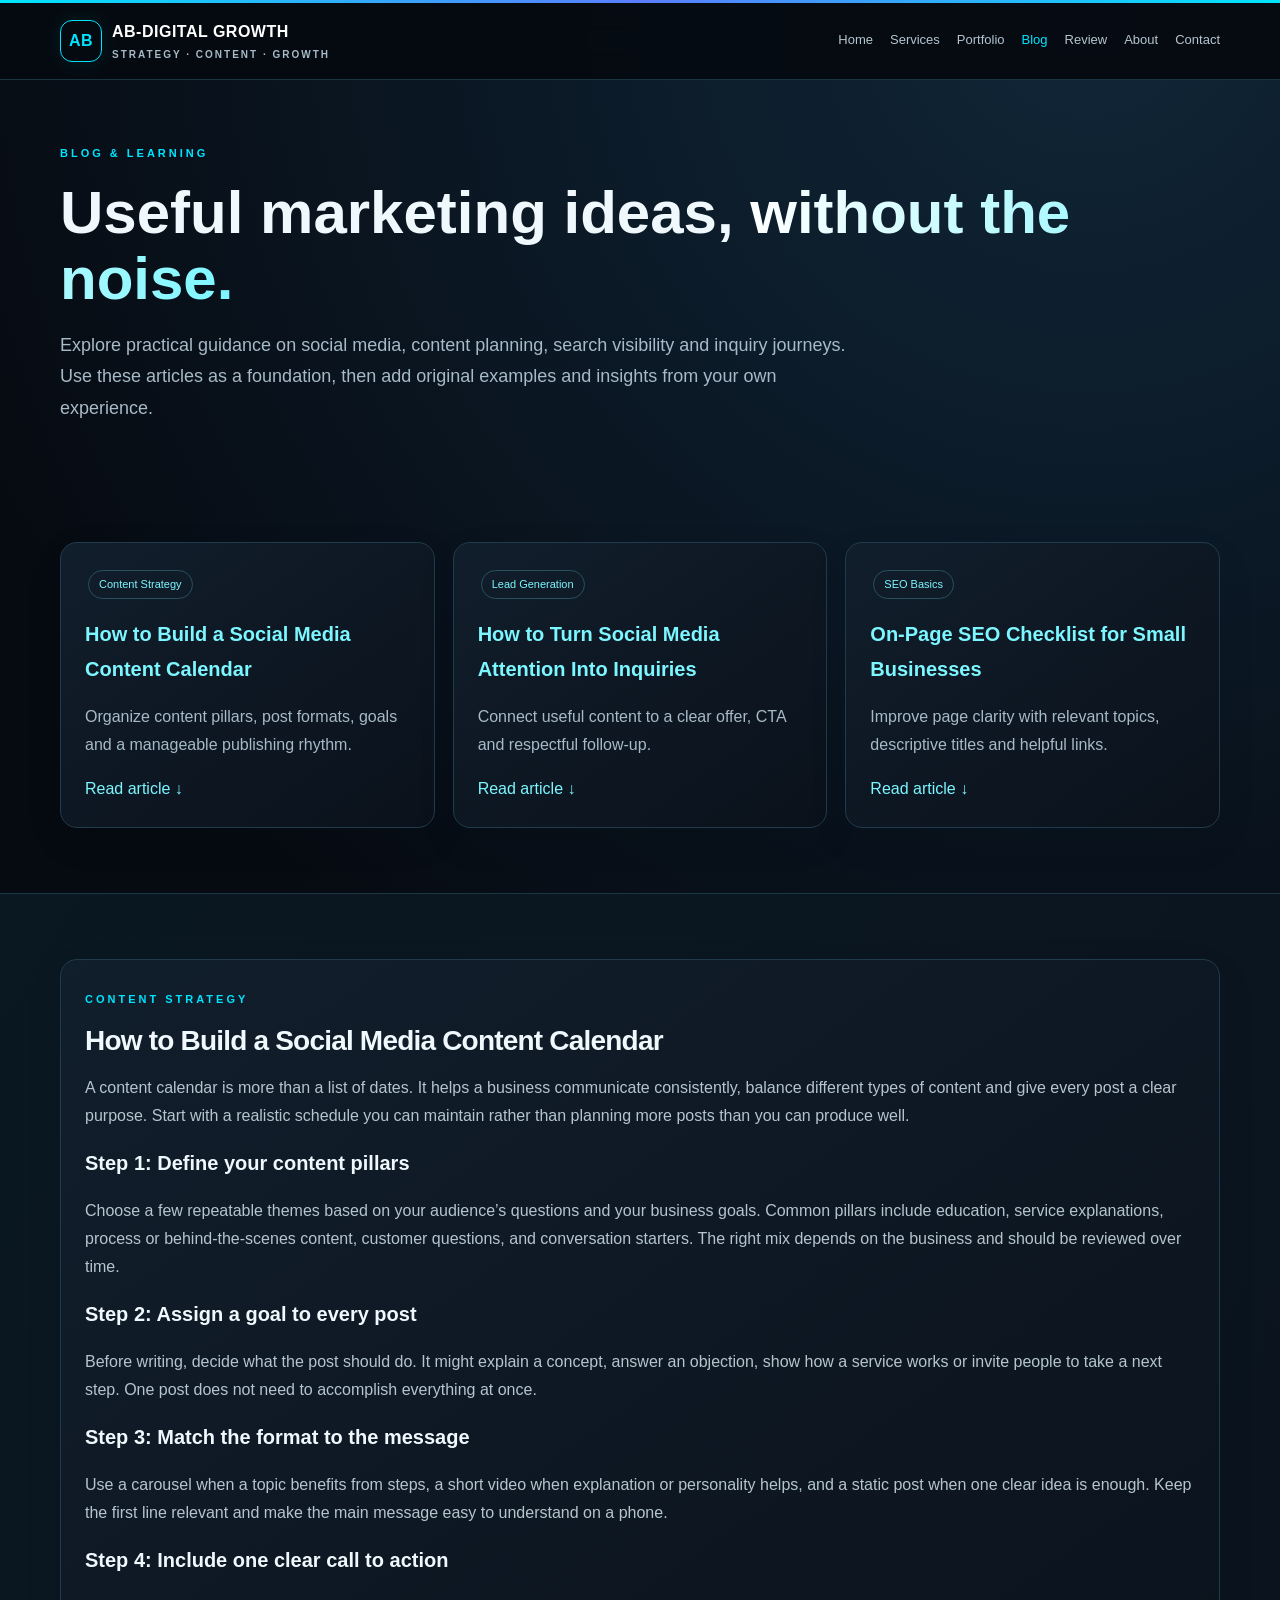
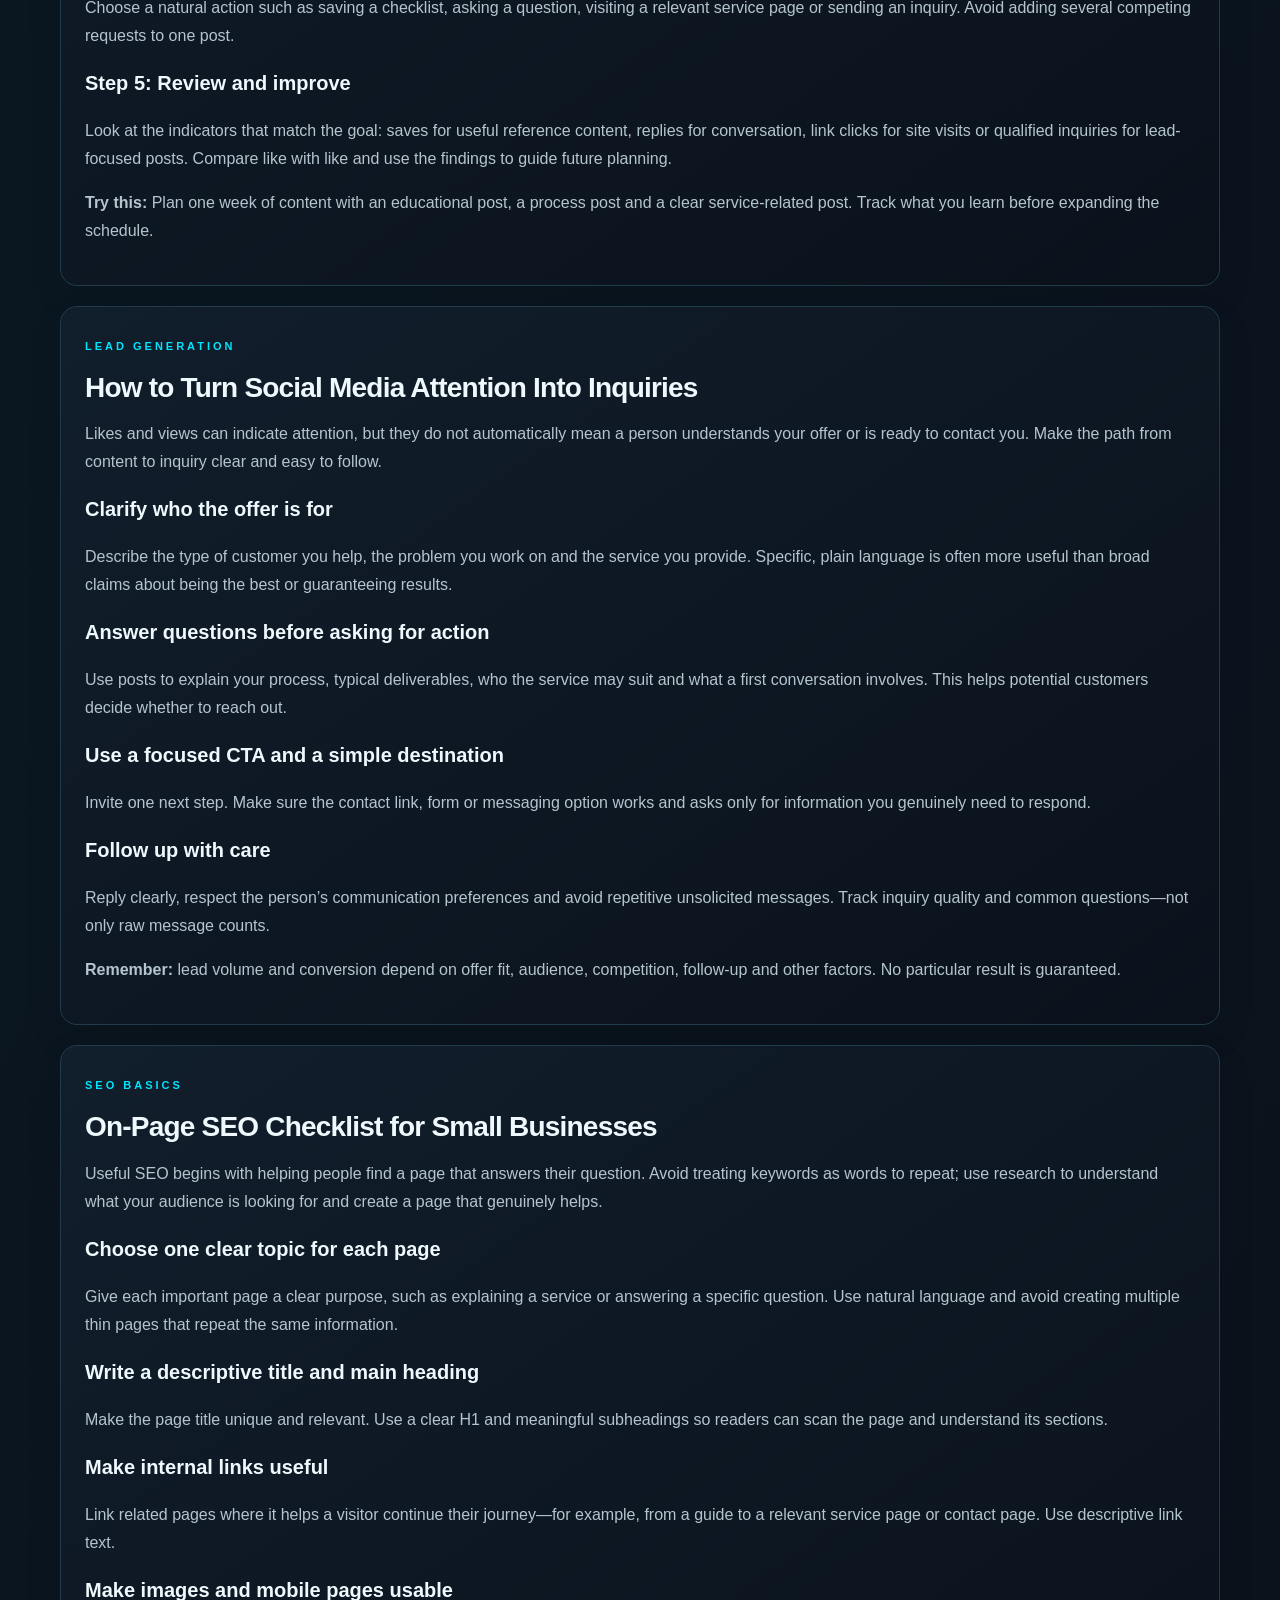
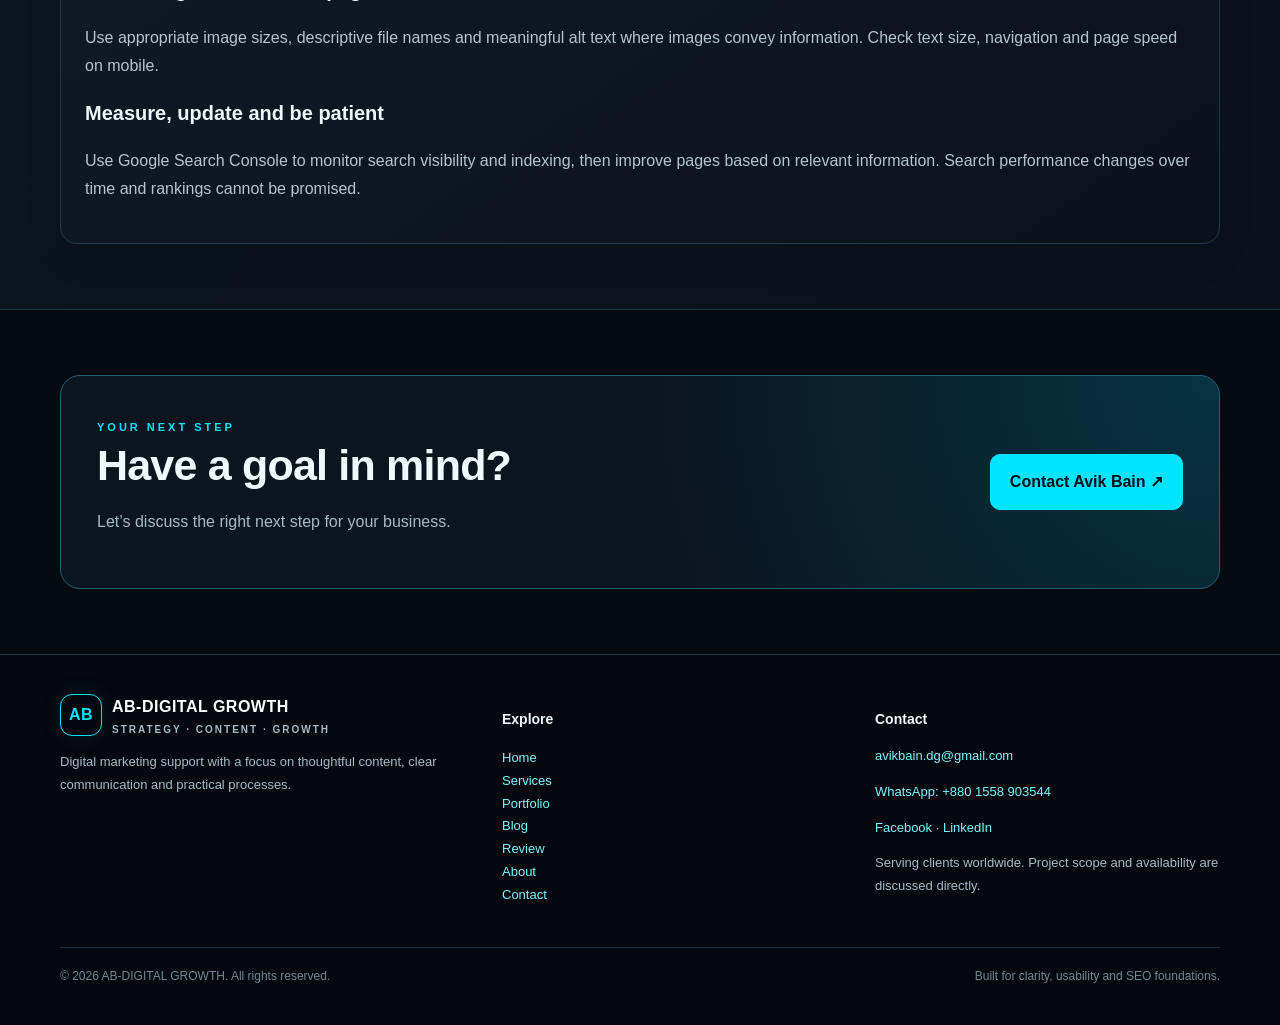
<file: blog.html>
<!doctype html>
<html lang="en"><head><meta charset="utf-8"><meta name="viewport" content="width=device-width,initial-scale=1"><title>Digital Marketing Blog | AB-DIGITAL GROWTH</title><meta name="description" content="Practical guides on social media management, content planning, lead generation and SEO for coaches, small businesses and e-commerce brands."><meta name="robots" content="index,follow"><meta name="theme-color" content="#060a11"><link rel="canonical" href="https://YOUR-DOMAIN.com/blog.html"><meta property="og:type" content="website"><meta property="og:site_name" content="AB-DIGITAL GROWTH"><meta property="og:title" content="Digital Marketing Blog | AB-DIGITAL GROWTH"><meta property="og:description" content="Practical guides on social media management, content planning, lead generation and SEO for coaches, small businesses and e-commerce brands."><meta property="og:url" content="https://YOUR-DOMAIN.com/blog.html"><meta property="og:image" content="https://YOUR-DOMAIN.com/assets/avik-bain-professional.jpg"><meta name="twitter:card" content="summary_large_image"><link rel="stylesheet" href="styles.css"><script type="application/ld+json">{"@context":"https://schema.org","@type":"ProfessionalService","name":"AB-DIGITAL GROWTH","description":"Social media management, social media marketing, content creation, SEO and lead generation support.","email":"avikbain.dg@gmail.com","telephone":"+8801558903544","founder":{"@type":"Person","name":"Avik Bain"},"areaServed":"Worldwide","sameAs":["https://www.facebook.com/abdigitalgrowth55","https://www.linkedin.com/in/avik-bain-1481a242b"],"url":"https://YOUR-DOMAIN.com"}</script></head>
<body><div class="topline"></div><header><div class="wrap nav"><a class="brand" href="index.html"><span class="brandmark">AB</span><span>AB-DIGITAL GROWTH<small>STRATEGY · CONTENT · GROWTH</small></span></a><nav class="links" aria-label="Main navigation"><a href="index.html">Home</a><a href="services.html">Services</a><a href="portfolio.html">Portfolio</a><a href="blog.html" aria-current="page">Blog</a><a href="review.html">Review</a><a href="about.html">About</a><a href="contact.html">Contact</a></nav></div></header><main>
<section class="pagehero wrap"><span class="eyebrow">Blog & Learning</span><h1>Useful marketing ideas, <span class="gradient">without the noise.</span></h1><p>Explore practical guidance on social media, content planning, search visibility and inquiry journeys. Use these articles as a foundation, then add original examples and insights from your own experience.</p></section>
<section class="section wrap"><div class="grid"><div class="card"><span class="tag">Content Strategy</span><h3><a href="#calendar">How to Build a Social Media Content Calendar</a></h3><p>Organize content pillars, post formats, goals and a manageable publishing rhythm.</p><a href="#calendar">Read article ↓</a></div><div class="card"><span class="tag">Lead Generation</span><h3><a href="#leads">How to Turn Social Media Attention Into Inquiries</a></h3><p>Connect useful content to a clear offer, CTA and respectful follow-up.</p><a href="#leads">Read article ↓</a></div><div class="card"><span class="tag">SEO Basics</span><h3><a href="#seo">On-Page SEO Checklist for Small Businesses</a></h3><p>Improve page clarity with relevant topics, descriptive titles and helpful links.</p><a href="#seo">Read article ↓</a></div></div></section>
<section class="section darkband"><div class="wrap article"><article id="calendar" class="card"><span class="eyebrow">Content Strategy</span><h2>How to Build a Social Media Content Calendar</h2><p>A content calendar is more than a list of dates. It helps a business communicate consistently, balance different types of content and give every post a clear purpose. Start with a realistic schedule you can maintain rather than planning more posts than you can produce well.</p><h3>Step 1: Define your content pillars</h3><p>Choose a few repeatable themes based on your audience’s questions and your business goals. Common pillars include education, service explanations, process or behind-the-scenes content, customer questions, and conversation starters. The right mix depends on the business and should be reviewed over time.</p><h3>Step 2: Assign a goal to every post</h3><p>Before writing, decide what the post should do. It might explain a concept, answer an objection, show how a service works or invite people to take a next step. One post does not need to accomplish everything at once.</p><h3>Step 3: Match the format to the message</h3><p>Use a carousel when a topic benefits from steps, a short video when explanation or personality helps, and a static post when one clear idea is enough. Keep the first line relevant and make the main message easy to understand on a phone.</p><h3>Step 4: Include one clear call to action</h3><p>Choose a natural action such as saving a checklist, asking a question, visiting a relevant service page or sending an inquiry. Avoid adding several competing requests to one post.</p><h3>Step 5: Review and improve</h3><p>Look at the indicators that match the goal: saves for useful reference content, replies for conversation, link clicks for site visits or qualified inquiries for lead-focused posts. Compare like with like and use the findings to guide future planning.</p><p><b>Try this:</b> Plan one week of content with an educational post, a process post and a clear service-related post. Track what you learn before expanding the schedule.</p></article>
<article id="leads" class="card" style="margin-top:20px"><span class="eyebrow">Lead Generation</span><h2>How to Turn Social Media Attention Into Inquiries</h2><p>Likes and views can indicate attention, but they do not automatically mean a person understands your offer or is ready to contact you. Make the path from content to inquiry clear and easy to follow.</p><h3>Clarify who the offer is for</h3><p>Describe the type of customer you help, the problem you work on and the service you provide. Specific, plain language is often more useful than broad claims about being the best or guaranteeing results.</p><h3>Answer questions before asking for action</h3><p>Use posts to explain your process, typical deliverables, who the service may suit and what a first conversation involves. This helps potential customers decide whether to reach out.</p><h3>Use a focused CTA and a simple destination</h3><p>Invite one next step. Make sure the contact link, form or messaging option works and asks only for information you genuinely need to respond.</p><h3>Follow up with care</h3><p>Reply clearly, respect the person’s communication preferences and avoid repetitive unsolicited messages. Track inquiry quality and common questions—not only raw message counts.</p><p><b>Remember:</b> lead volume and conversion depend on offer fit, audience, competition, follow-up and other factors. No particular result is guaranteed.</p></article>
<article id="seo" class="card" style="margin-top:20px"><span class="eyebrow">SEO Basics</span><h2>On-Page SEO Checklist for Small Businesses</h2><p>Useful SEO begins with helping people find a page that answers their question. Avoid treating keywords as words to repeat; use research to understand what your audience is looking for and create a page that genuinely helps.</p><h3>Choose one clear topic for each page</h3><p>Give each important page a clear purpose, such as explaining a service or answering a specific question. Use natural language and avoid creating multiple thin pages that repeat the same information.</p><h3>Write a descriptive title and main heading</h3><p>Make the page title unique and relevant. Use a clear H1 and meaningful subheadings so readers can scan the page and understand its sections.</p><h3>Make internal links useful</h3><p>Link related pages where it helps a visitor continue their journey—for example, from a guide to a relevant service page or contact page. Use descriptive link text.</p><h3>Make images and mobile pages usable</h3><p>Use appropriate image sizes, descriptive file names and meaningful alt text where images convey information. Check text size, navigation and page speed on mobile.</p><h3>Measure, update and be patient</h3><p>Use Google Search Console to monitor search visibility and indexing, then improve pages based on relevant information. Search performance changes over time and rankings cannot be promised.</p></article></div></section>
<section class="section wrap"><div class="cta"><div><span class="eyebrow">Your next step</span><h2>Have a goal in mind?</h2><p class="muted">Let’s discuss the right next step for your business.</p></div><a class="btn" href="contact.html">Contact Avik Bain ↗</a></div></section></main><footer class="footer"><div class="wrap"><div class="footergrid"><div><a class="brand" href="index.html"><span class="brandmark">AB</span><span>AB-DIGITAL GROWTH<small>STRATEGY · CONTENT · GROWTH</small></span></a><p>Digital marketing support with a focus on thoughtful content, clear communication and practical processes.</p></div><div><h3>Explore</h3><ul><li><a href="index.html">Home</a></li><li><a href="services.html">Services</a></li><li><a href="portfolio.html">Portfolio</a></li><li><a href="blog.html">Blog</a></li><li><a href="review.html">Review</a></li><li><a href="about.html">About</a></li><li><a href="contact.html">Contact</a></li></ul></div><div><h3>Contact</h3><p><a href="mailto:avikbain.dg@gmail.com">avikbain.dg@gmail.com</a></p><p><a href="https://wa.me/8801558903544">WhatsApp: +880 1558 903544</a></p><p><a href="https://www.facebook.com/abdigitalgrowth55">Facebook</a> · <a href="https://www.linkedin.com/in/avik-bain-1481a242b">LinkedIn</a></p><p class="small">Serving clients worldwide. Project scope and availability are discussed directly.</p></div></div><div class="copyright"><span>© <span id="year"></span> AB-DIGITAL GROWTH. All rights reserved.</span><span>Built for clarity, usability and SEO foundations.</span></div></div></footer><script>document.getElementById('year').textContent=new Date().getFullYear()</script></body></html>
</file>
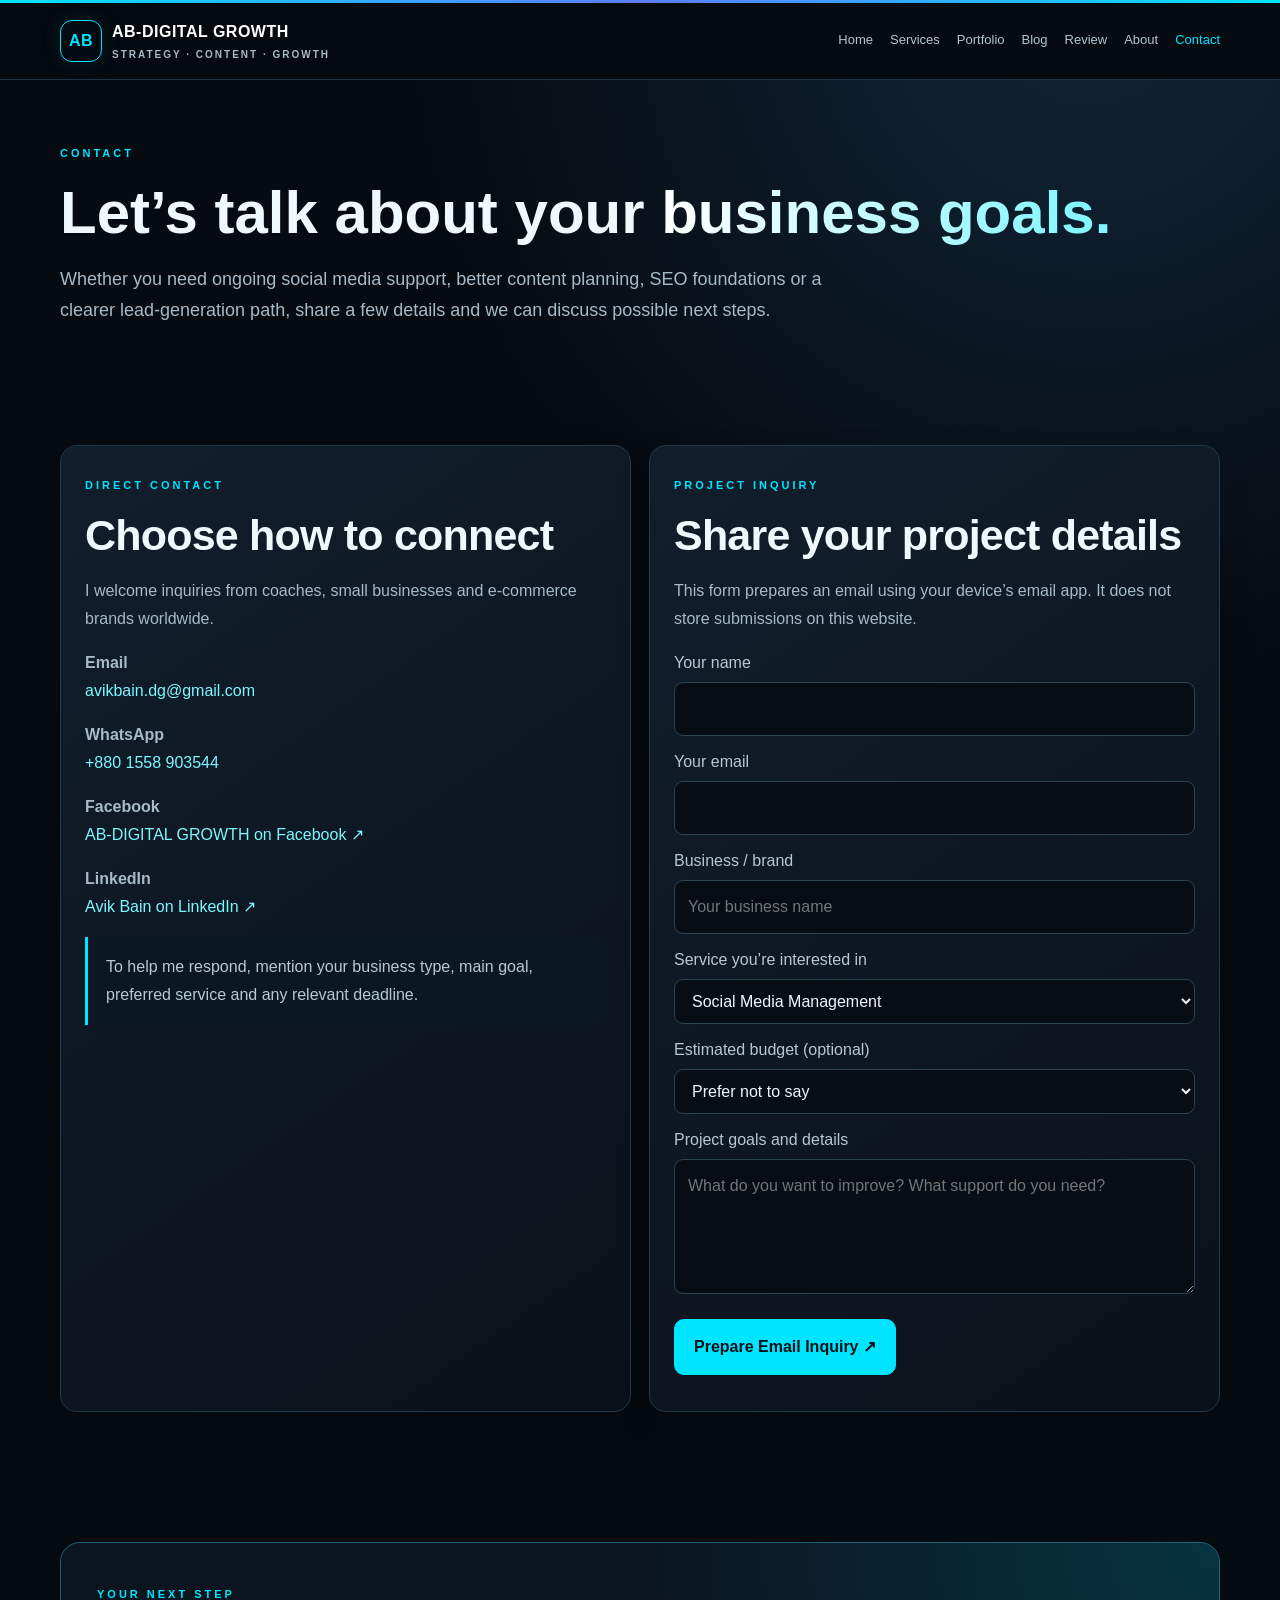
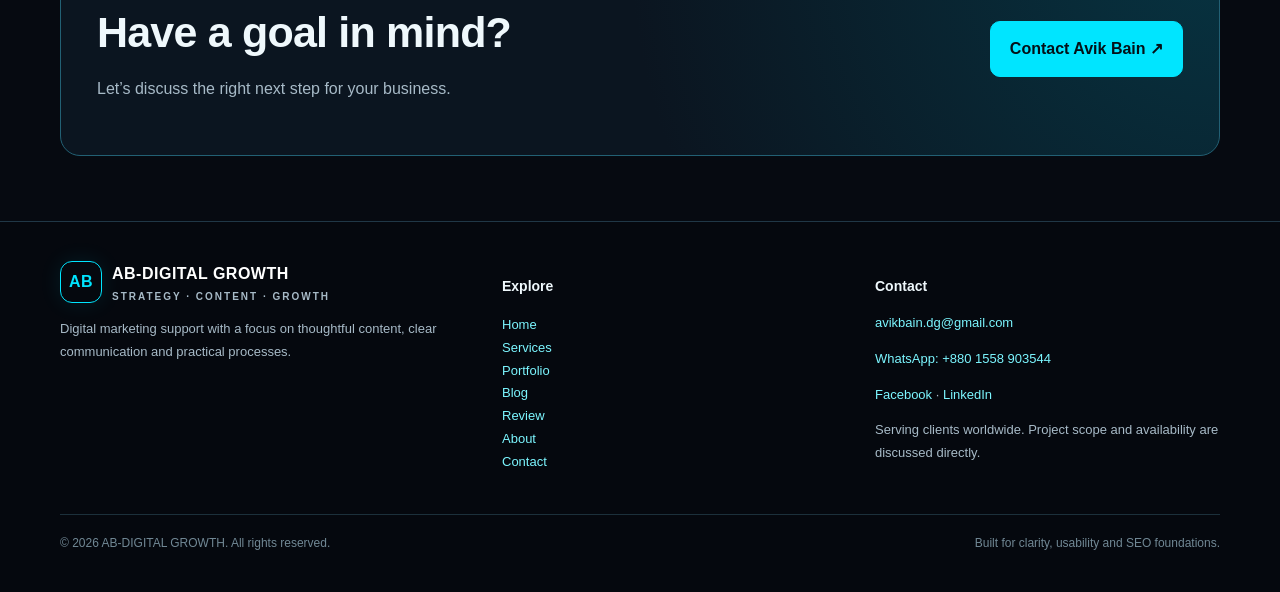
<file: contact.html>
<!doctype html>
<html lang="en"><head><meta charset="utf-8"><meta name="viewport" content="width=device-width,initial-scale=1"><title>Contact Avik Bain | AB-DIGITAL GROWTH</title><meta name="description" content="Contact Avik Bain about social media management, social media marketing, content creation, SEO services and lead-generation support."><meta name="robots" content="index,follow"><meta name="theme-color" content="#060a11"><link rel="canonical" href="https://YOUR-DOMAIN.com/contact.html"><meta property="og:type" content="website"><meta property="og:site_name" content="AB-DIGITAL GROWTH"><meta property="og:title" content="Contact Avik Bain | AB-DIGITAL GROWTH"><meta property="og:description" content="Contact Avik Bain about social media management, social media marketing, content creation, SEO services and lead-generation support."><meta property="og:url" content="https://YOUR-DOMAIN.com/contact.html"><meta property="og:image" content="https://YOUR-DOMAIN.com/assets/avik-bain-professional.jpg"><meta name="twitter:card" content="summary_large_image"><link rel="stylesheet" href="styles.css"><script type="application/ld+json">{"@context":"https://schema.org","@type":"ProfessionalService","name":"AB-DIGITAL GROWTH","description":"Social media management, social media marketing, content creation, SEO and lead generation support.","email":"avikbain.dg@gmail.com","telephone":"+8801558903544","founder":{"@type":"Person","name":"Avik Bain"},"areaServed":"Worldwide","sameAs":["https://www.facebook.com/abdigitalgrowth55","https://www.linkedin.com/in/avik-bain-1481a242b"],"url":"https://YOUR-DOMAIN.com"}</script></head>
<body><div class="topline"></div><header><div class="wrap nav"><a class="brand" href="index.html"><span class="brandmark">AB</span><span>AB-DIGITAL GROWTH<small>STRATEGY · CONTENT · GROWTH</small></span></a><nav class="links" aria-label="Main navigation"><a href="index.html">Home</a><a href="services.html">Services</a><a href="portfolio.html">Portfolio</a><a href="blog.html">Blog</a><a href="review.html">Review</a><a href="about.html">About</a><a href="contact.html" aria-current="page">Contact</a></nav></div></header><main>
<section class="pagehero wrap"><span class="eyebrow">Contact</span><h1>Let’s talk about your <span class="gradient">business goals.</span></h1><p>Whether you need ongoing social media support, better content planning, SEO foundations or a clearer lead-generation path, share a few details and we can discuss possible next steps.</p></section>
<section class="section wrap grid two"><div class="card"><span class="eyebrow">Direct contact</span><h2>Choose how to connect</h2><p class="muted">I welcome inquiries from coaches, small businesses and e-commerce brands worldwide.</p><p><b>Email</b><br><a href="mailto:avikbain.dg@gmail.com">avikbain.dg@gmail.com</a></p><p><b>WhatsApp</b><br><a href="https://wa.me/8801558903544" target="_blank" rel="noopener">+880 1558 903544</a></p><p><b>Facebook</b><br><a href="https://www.facebook.com/abdigitalgrowth55" target="_blank" rel="noopener">AB-DIGITAL GROWTH on Facebook ↗</a></p><p><b>LinkedIn</b><br><a href="https://www.linkedin.com/in/avik-bain-1481a242b" target="_blank" rel="noopener">Avik Bain on LinkedIn ↗</a></p><div class="notice">To help me respond, mention your business type, main goal, preferred service and any relevant deadline.</div></div>
<div class="card"><span class="eyebrow">Project inquiry</span><h2>Share your project details</h2><p class="muted">This form prepares an email using your device’s email app. It does not store submissions on this website.</p><form class="form" id="inquiry"><label for="n">Your name</label><input id="n" name="name" autocomplete="name" required><label for="e">Your email</label><input id="e" name="email" type="email" autocomplete="email" required><label for="company">Business / brand</label><input id="company" name="company" placeholder="Your business name"><label for="s">Service you’re interested in</label><select id="s" name="service"><option>Social Media Management</option><option>Social Media Marketing</option><option>Content Creation</option><option>SEO Services</option><option>Lead Generation</option><option>Content Strategy / Consultation</option><option>Not sure yet</option></select><label for="budget">Estimated budget (optional)</label><select id="budget" name="budget"><option>Prefer not to say</option><option>Under $100</option><option>$100–$300</option><option>$300–$500</option><option>$500+</option><option>To be discussed</option></select><label for="m">Project goals and details</label><textarea id="m" name="message" required placeholder="What do you want to improve? What support do you need?"></textarea><button class="btn" type="submit">Prepare Email Inquiry ↗</button><p id="msg" class="small" aria-live="polite"></p></form><script>document.getElementById('inquiry').addEventListener('submit',function(e){e.preventDefault();const v=id=>document.getElementById(id).value;const body='Name: '+v('n')+'\\nEmail: '+v('e')+'\\nBusiness: '+v('company')+'\\nService: '+v('s')+'\\nBudget: '+v('budget')+'\\n\\nProject details:\\n'+v('m');document.getElementById('msg').textContent='Your email app should open. If it does not, send your inquiry directly to avikbain.dg@gmail.com.';window.location.href='mailto:avikbain.dg@gmail.com?subject='+encodeURIComponent('Website project inquiry - '+v('s'))+'&body='+encodeURIComponent(body)});</script></div></section>
<section class="section wrap"><div class="cta"><div><span class="eyebrow">Your next step</span><h2>Have a goal in mind?</h2><p class="muted">Let’s discuss the right next step for your business.</p></div><a class="btn" href="contact.html">Contact Avik Bain ↗</a></div></section></main><footer class="footer"><div class="wrap"><div class="footergrid"><div><a class="brand" href="index.html"><span class="brandmark">AB</span><span>AB-DIGITAL GROWTH<small>STRATEGY · CONTENT · GROWTH</small></span></a><p>Digital marketing support with a focus on thoughtful content, clear communication and practical processes.</p></div><div><h3>Explore</h3><ul><li><a href="index.html">Home</a></li><li><a href="services.html">Services</a></li><li><a href="portfolio.html">Portfolio</a></li><li><a href="blog.html">Blog</a></li><li><a href="review.html">Review</a></li><li><a href="about.html">About</a></li><li><a href="contact.html">Contact</a></li></ul></div><div><h3>Contact</h3><p><a href="mailto:avikbain.dg@gmail.com">avikbain.dg@gmail.com</a></p><p><a href="https://wa.me/8801558903544">WhatsApp: +880 1558 903544</a></p><p><a href="https://www.facebook.com/abdigitalgrowth55">Facebook</a> · <a href="https://www.linkedin.com/in/avik-bain-1481a242b">LinkedIn</a></p><p class="small">Serving clients worldwide. Project scope and availability are discussed directly.</p></div></div><div class="copyright"><span>© <span id="year"></span> AB-DIGITAL GROWTH. All rights reserved.</span><span>Built for clarity, usability and SEO foundations.</span></div></div></footer><script>document.getElementById('year').textContent=new Date().getFullYear()</script></body></html>
</file>
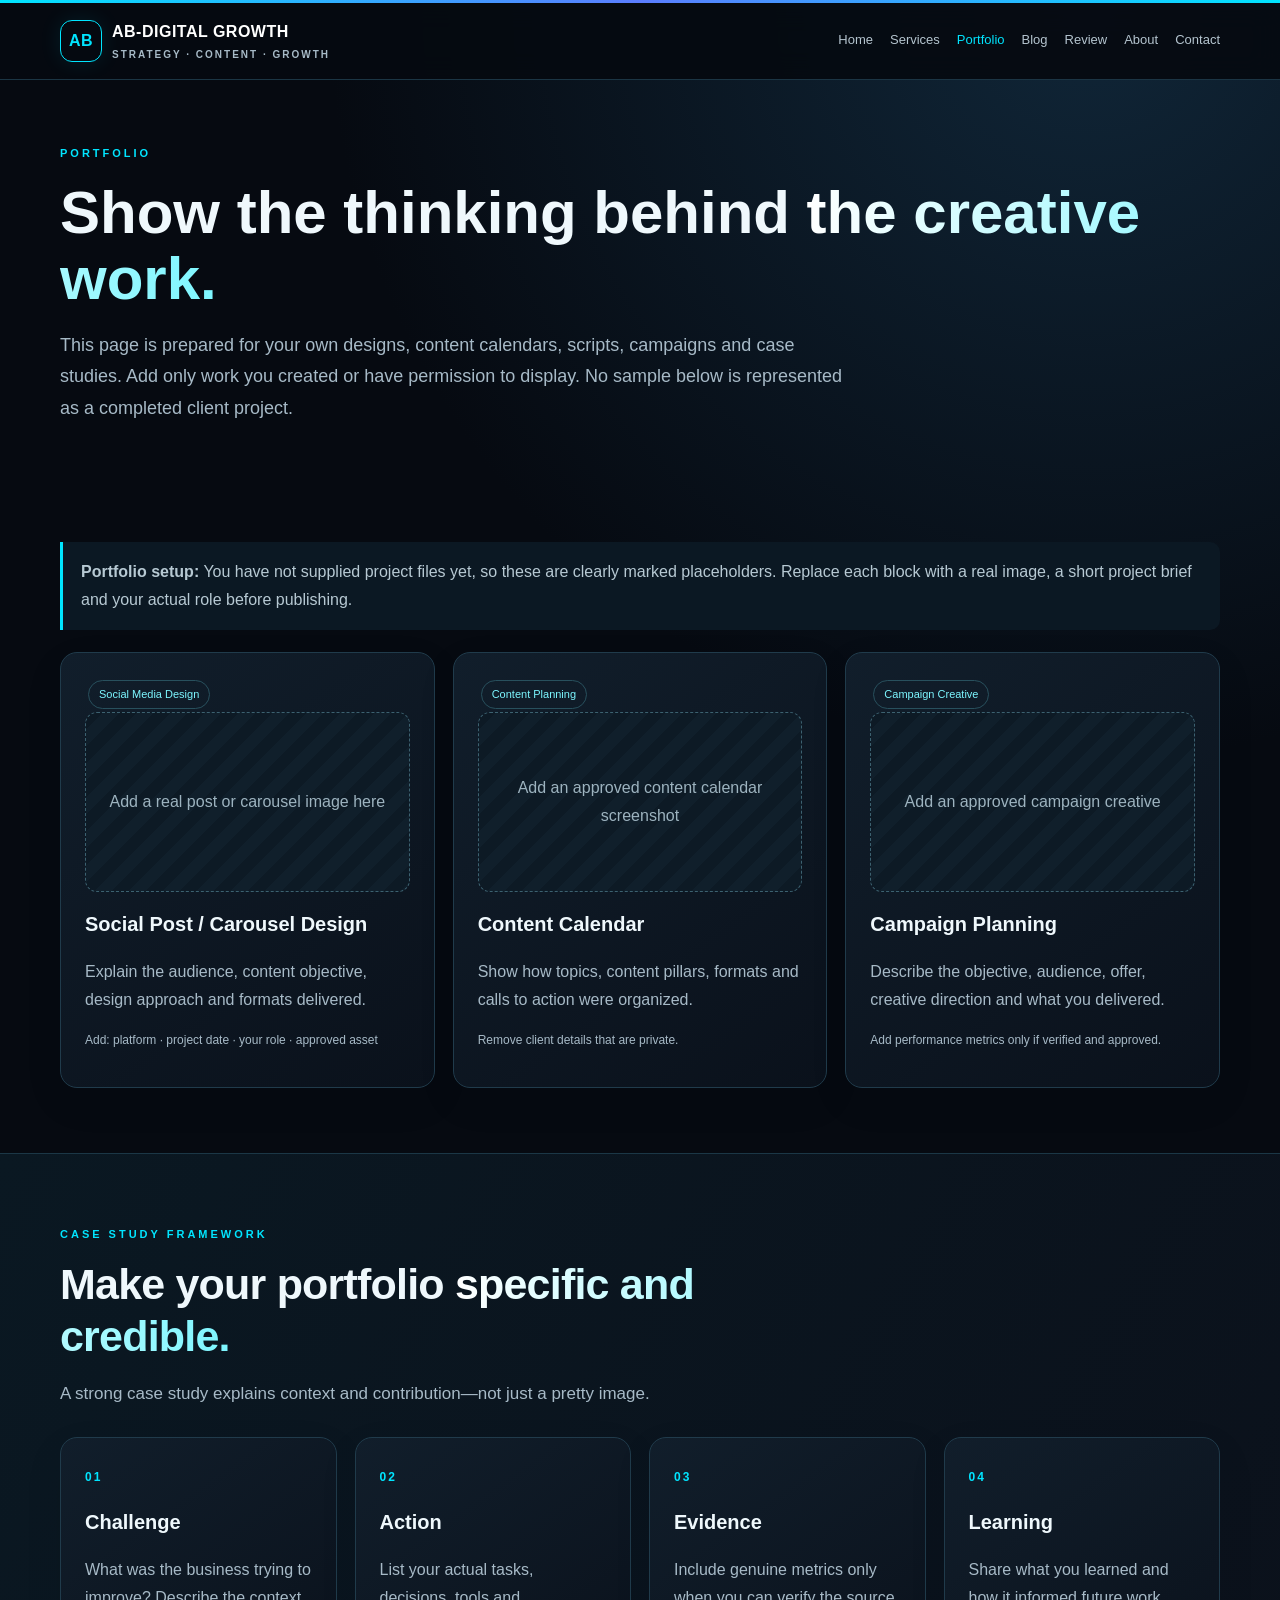
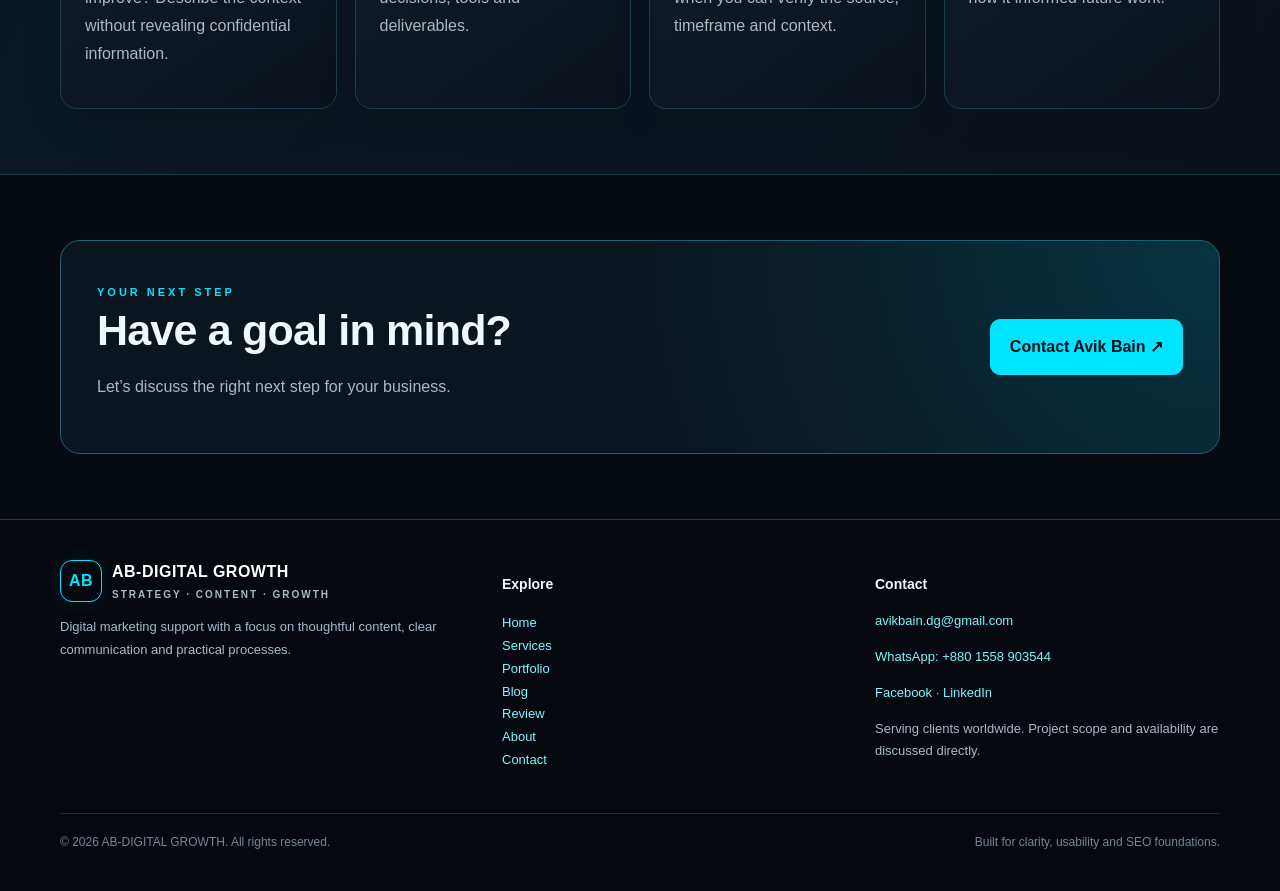
<file: portfolio.html>
<!doctype html>
<html lang="en"><head><meta charset="utf-8"><meta name="viewport" content="width=device-width,initial-scale=1"><title>Portfolio & Work Samples | AB-DIGITAL GROWTH</title><meta name="description" content="View the portfolio structure for AB-DIGITAL GROWTH. Add approved social media designs, content samples, campaign assets and evidence-based case studies."><meta name="robots" content="index,follow"><meta name="theme-color" content="#060a11"><link rel="canonical" href="https://YOUR-DOMAIN.com/portfolio.html"><meta property="og:type" content="website"><meta property="og:site_name" content="AB-DIGITAL GROWTH"><meta property="og:title" content="Portfolio & Work Samples | AB-DIGITAL GROWTH"><meta property="og:description" content="View the portfolio structure for AB-DIGITAL GROWTH. Add approved social media designs, content samples, campaign assets and evidence-based case studies."><meta property="og:url" content="https://YOUR-DOMAIN.com/portfolio.html"><meta property="og:image" content="https://YOUR-DOMAIN.com/assets/avik-bain-professional.jpg"><meta name="twitter:card" content="summary_large_image"><link rel="stylesheet" href="styles.css"><script type="application/ld+json">{"@context":"https://schema.org","@type":"ProfessionalService","name":"AB-DIGITAL GROWTH","description":"Social media management, social media marketing, content creation, SEO and lead generation support.","email":"avikbain.dg@gmail.com","telephone":"+8801558903544","founder":{"@type":"Person","name":"Avik Bain"},"areaServed":"Worldwide","sameAs":["https://www.facebook.com/abdigitalgrowth55","https://www.linkedin.com/in/avik-bain-1481a242b"],"url":"https://YOUR-DOMAIN.com"}</script></head>
<body><div class="topline"></div><header><div class="wrap nav"><a class="brand" href="index.html"><span class="brandmark">AB</span><span>AB-DIGITAL GROWTH<small>STRATEGY · CONTENT · GROWTH</small></span></a><nav class="links" aria-label="Main navigation"><a href="index.html">Home</a><a href="services.html">Services</a><a href="portfolio.html" aria-current="page">Portfolio</a><a href="blog.html">Blog</a><a href="review.html">Review</a><a href="about.html">About</a><a href="contact.html">Contact</a></nav></div></header><main>
<section class="pagehero wrap"><span class="eyebrow">Portfolio</span><h1>Show the thinking behind <span class="gradient">the creative work.</span></h1><p>This page is prepared for your own designs, content calendars, scripts, campaigns and case studies. Add only work you created or have permission to display. No sample below is represented as a completed client project.</p></section>
<section class="section wrap"><div class="notice"><b>Portfolio setup:</b> You have not supplied project files yet, so these are clearly marked placeholders. Replace each block with a real image, a short project brief and your actual role before publishing.</div><div class="grid" style="margin-top:22px">
<div class="card"><span class="tag">Social Media Design</span><div class="portfolio-placeholder">Add a real post or carousel image here</div><h3>Social Post / Carousel Design</h3><p>Explain the audience, content objective, design approach and formats delivered.</p><p class="small">Add: platform · project date · your role · approved asset</p></div>
<div class="card"><span class="tag">Content Planning</span><div class="portfolio-placeholder">Add an approved content calendar screenshot</div><h3>Content Calendar</h3><p>Show how topics, content pillars, formats and calls to action were organized.</p><p class="small">Remove client details that are private.</p></div>
<div class="card"><span class="tag">Campaign Creative</span><div class="portfolio-placeholder">Add an approved campaign creative</div><h3>Campaign Planning</h3><p>Describe the objective, audience, offer, creative direction and what you delivered.</p><p class="small">Add performance metrics only if verified and approved.</p></div>
</div></section>
<section class="section darkband"><div class="wrap"><div class="section-head"><span class="eyebrow">Case study framework</span><h2>Make your portfolio <span class="gradient">specific and credible.</span></h2><p class="section-intro">A strong case study explains context and contribution—not just a pretty image.</p></div><div class="grid four"><div class="card"><span class="number">01</span><h3>Challenge</h3><p>What was the business trying to improve? Describe the context without revealing confidential information.</p></div><div class="card"><span class="number">02</span><h3>Action</h3><p>List your actual tasks, decisions, tools and deliverables.</p></div><div class="card"><span class="number">03</span><h3>Evidence</h3><p>Include genuine metrics only when you can verify the source, timeframe and context.</p></div><div class="card"><span class="number">04</span><h3>Learning</h3><p>Share what you learned and how it informed future work.</p></div></div></div></section>
<section class="section wrap"><div class="cta"><div><span class="eyebrow">Your next step</span><h2>Have a goal in mind?</h2><p class="muted">Let’s discuss the right next step for your business.</p></div><a class="btn" href="contact.html">Contact Avik Bain ↗</a></div></section></main><footer class="footer"><div class="wrap"><div class="footergrid"><div><a class="brand" href="index.html"><span class="brandmark">AB</span><span>AB-DIGITAL GROWTH<small>STRATEGY · CONTENT · GROWTH</small></span></a><p>Digital marketing support with a focus on thoughtful content, clear communication and practical processes.</p></div><div><h3>Explore</h3><ul><li><a href="index.html">Home</a></li><li><a href="services.html">Services</a></li><li><a href="portfolio.html">Portfolio</a></li><li><a href="blog.html">Blog</a></li><li><a href="review.html">Review</a></li><li><a href="about.html">About</a></li><li><a href="contact.html">Contact</a></li></ul></div><div><h3>Contact</h3><p><a href="mailto:avikbain.dg@gmail.com">avikbain.dg@gmail.com</a></p><p><a href="https://wa.me/8801558903544">WhatsApp: +880 1558 903544</a></p><p><a href="https://www.facebook.com/abdigitalgrowth55">Facebook</a> · <a href="https://www.linkedin.com/in/avik-bain-1481a242b">LinkedIn</a></p><p class="small">Serving clients worldwide. Project scope and availability are discussed directly.</p></div></div><div class="copyright"><span>© <span id="year"></span> AB-DIGITAL GROWTH. All rights reserved.</span><span>Built for clarity, usability and SEO foundations.</span></div></div></footer><script>document.getElementById('year').textContent=new Date().getFullYear()</script></body></html>
</file>
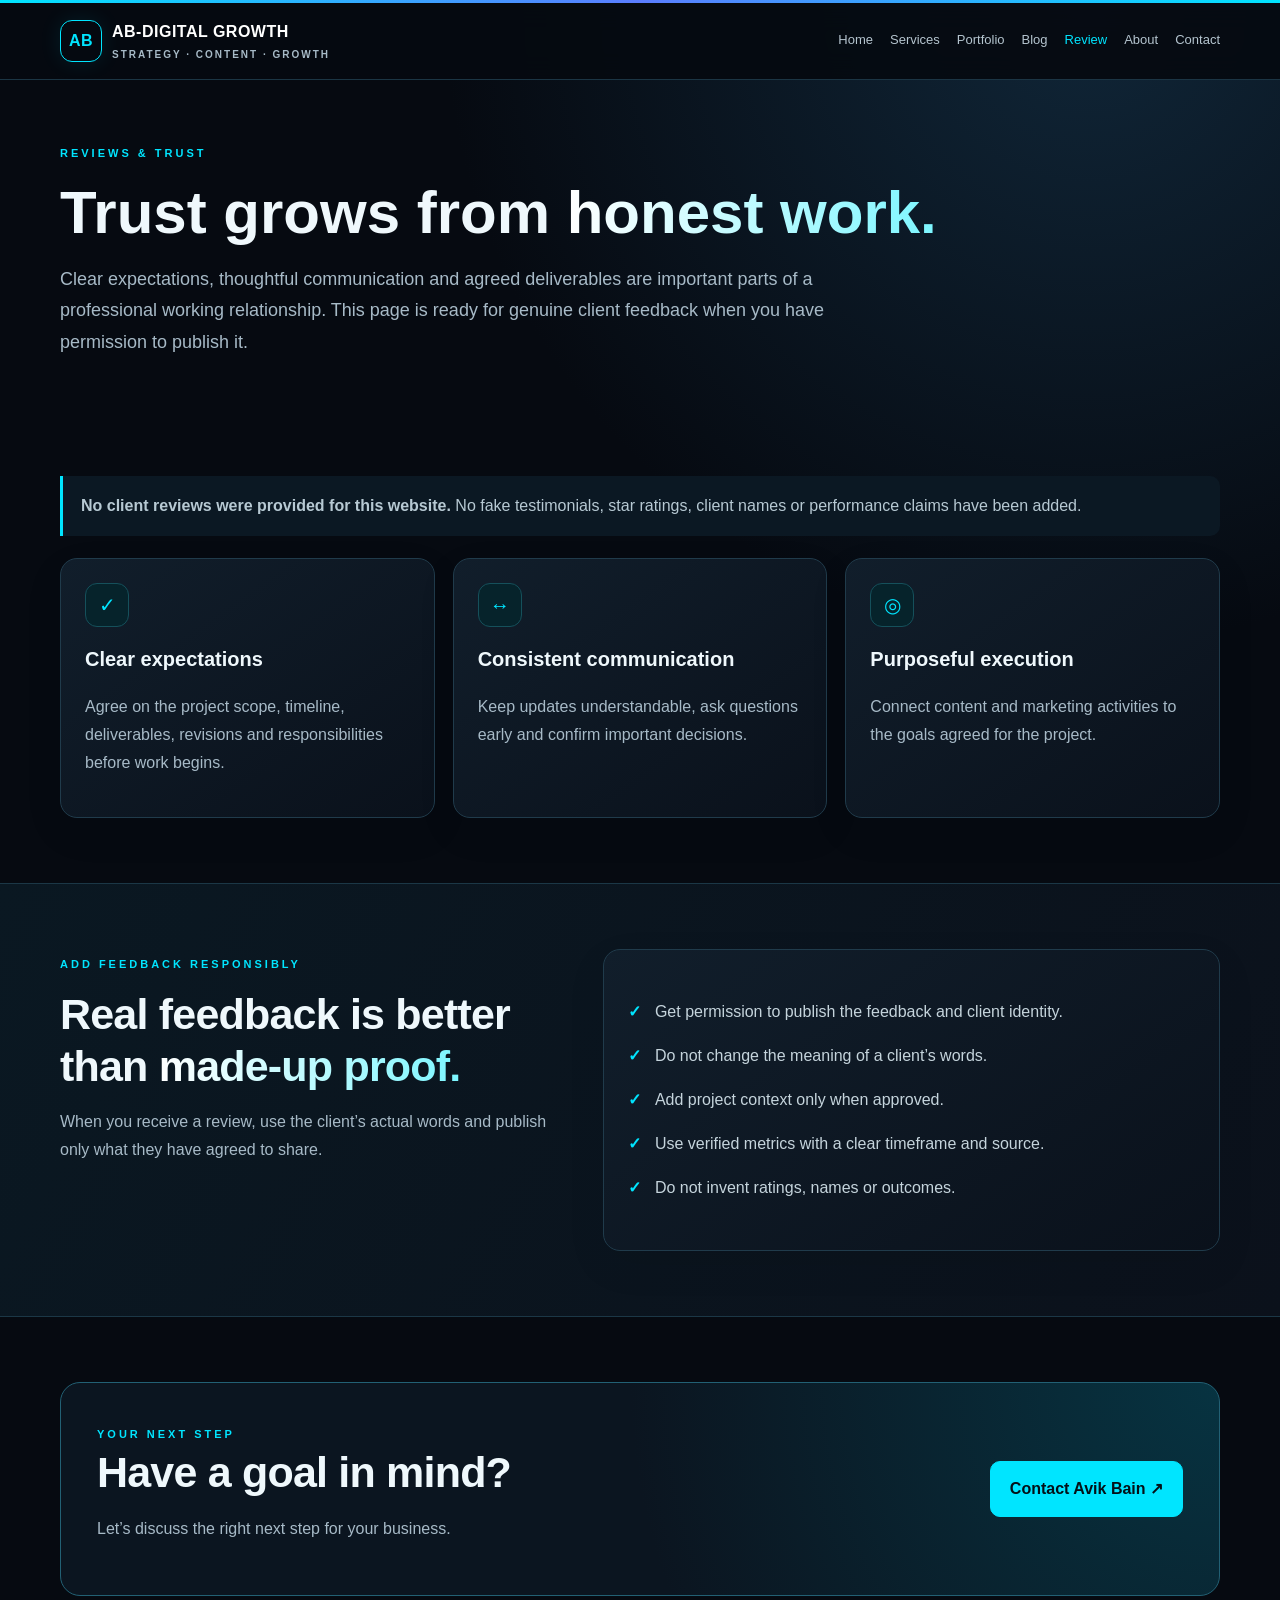
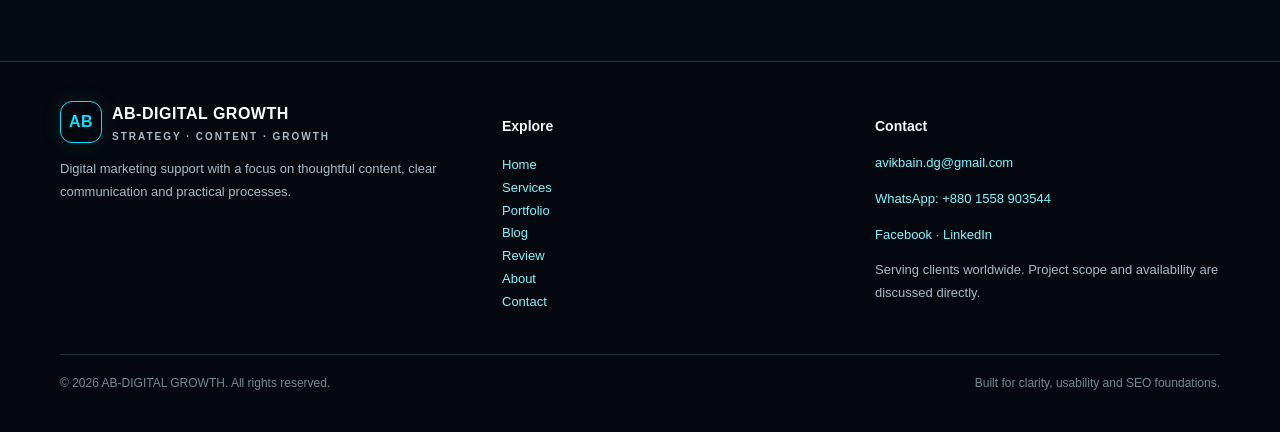
<file: review.html>
<!doctype html>
<html lang="en"><head><meta charset="utf-8"><meta name="viewport" content="width=device-width,initial-scale=1"><title>Client Reviews & Feedback | AB-DIGITAL GROWTH</title><meta name="description" content="Learn about the working principles of AB-DIGITAL GROWTH. Genuine client reviews can be added with permission when available."><meta name="robots" content="index,follow"><meta name="theme-color" content="#060a11"><link rel="canonical" href="https://YOUR-DOMAIN.com/review.html"><meta property="og:type" content="website"><meta property="og:site_name" content="AB-DIGITAL GROWTH"><meta property="og:title" content="Client Reviews & Feedback | AB-DIGITAL GROWTH"><meta property="og:description" content="Learn about the working principles of AB-DIGITAL GROWTH. Genuine client reviews can be added with permission when available."><meta property="og:url" content="https://YOUR-DOMAIN.com/review.html"><meta property="og:image" content="https://YOUR-DOMAIN.com/assets/avik-bain-professional.jpg"><meta name="twitter:card" content="summary_large_image"><link rel="stylesheet" href="styles.css"><script type="application/ld+json">{"@context":"https://schema.org","@type":"ProfessionalService","name":"AB-DIGITAL GROWTH","description":"Social media management, social media marketing, content creation, SEO and lead generation support.","email":"avikbain.dg@gmail.com","telephone":"+8801558903544","founder":{"@type":"Person","name":"Avik Bain"},"areaServed":"Worldwide","sameAs":["https://www.facebook.com/abdigitalgrowth55","https://www.linkedin.com/in/avik-bain-1481a242b"],"url":"https://YOUR-DOMAIN.com"}</script></head>
<body><div class="topline"></div><header><div class="wrap nav"><a class="brand" href="index.html"><span class="brandmark">AB</span><span>AB-DIGITAL GROWTH<small>STRATEGY · CONTENT · GROWTH</small></span></a><nav class="links" aria-label="Main navigation"><a href="index.html">Home</a><a href="services.html">Services</a><a href="portfolio.html">Portfolio</a><a href="blog.html">Blog</a><a href="review.html" aria-current="page">Review</a><a href="about.html">About</a><a href="contact.html">Contact</a></nav></div></header><main>
<section class="pagehero wrap"><span class="eyebrow">Reviews & Trust</span><h1>Trust grows from <span class="gradient">honest work.</span></h1><p>Clear expectations, thoughtful communication and agreed deliverables are important parts of a professional working relationship. This page is ready for genuine client feedback when you have permission to publish it.</p></section>
<section class="section wrap"><div class="notice"><b>No client reviews were provided for this website.</b> No fake testimonials, star ratings, client names or performance claims have been added.</div><div class="grid" style="margin-top:22px"><div class="card"><div class="iconbox">✓</div><h3>Clear expectations</h3><p>Agree on the project scope, timeline, deliverables, revisions and responsibilities before work begins.</p></div><div class="card"><div class="iconbox">↔</div><h3>Consistent communication</h3><p>Keep updates understandable, ask questions early and confirm important decisions.</p></div><div class="card"><div class="iconbox">◎</div><h3>Purposeful execution</h3><p>Connect content and marketing activities to the goals agreed for the project.</p></div></div></section>
<section class="section darkband"><div class="wrap split"><div><span class="eyebrow">Add feedback responsibly</span><h2>Real feedback is better than <span class="gradient">made-up proof.</span></h2><p class="muted">When you receive a review, use the client’s actual words and publish only what they have agreed to share.</p></div><div class="card"><ul class="listcheck"><li>Get permission to publish the feedback and client identity.</li><li>Do not change the meaning of a client’s words.</li><li>Add project context only when approved.</li><li>Use verified metrics with a clear timeframe and source.</li><li>Do not invent ratings, names or outcomes.</li></ul></div></div></section>
<section class="section wrap"><div class="cta"><div><span class="eyebrow">Your next step</span><h2>Have a goal in mind?</h2><p class="muted">Let’s discuss the right next step for your business.</p></div><a class="btn" href="contact.html">Contact Avik Bain ↗</a></div></section></main><footer class="footer"><div class="wrap"><div class="footergrid"><div><a class="brand" href="index.html"><span class="brandmark">AB</span><span>AB-DIGITAL GROWTH<small>STRATEGY · CONTENT · GROWTH</small></span></a><p>Digital marketing support with a focus on thoughtful content, clear communication and practical processes.</p></div><div><h3>Explore</h3><ul><li><a href="index.html">Home</a></li><li><a href="services.html">Services</a></li><li><a href="portfolio.html">Portfolio</a></li><li><a href="blog.html">Blog</a></li><li><a href="review.html">Review</a></li><li><a href="about.html">About</a></li><li><a href="contact.html">Contact</a></li></ul></div><div><h3>Contact</h3><p><a href="mailto:avikbain.dg@gmail.com">avikbain.dg@gmail.com</a></p><p><a href="https://wa.me/8801558903544">WhatsApp: +880 1558 903544</a></p><p><a href="https://www.facebook.com/abdigitalgrowth55">Facebook</a> · <a href="https://www.linkedin.com/in/avik-bain-1481a242b">LinkedIn</a></p><p class="small">Serving clients worldwide. Project scope and availability are discussed directly.</p></div></div><div class="copyright"><span>© <span id="year"></span> AB-DIGITAL GROWTH. All rights reserved.</span><span>Built for clarity, usability and SEO foundations.</span></div></div></footer><script>document.getElementById('year').textContent=new Date().getFullYear()</script></body></html>
</file>
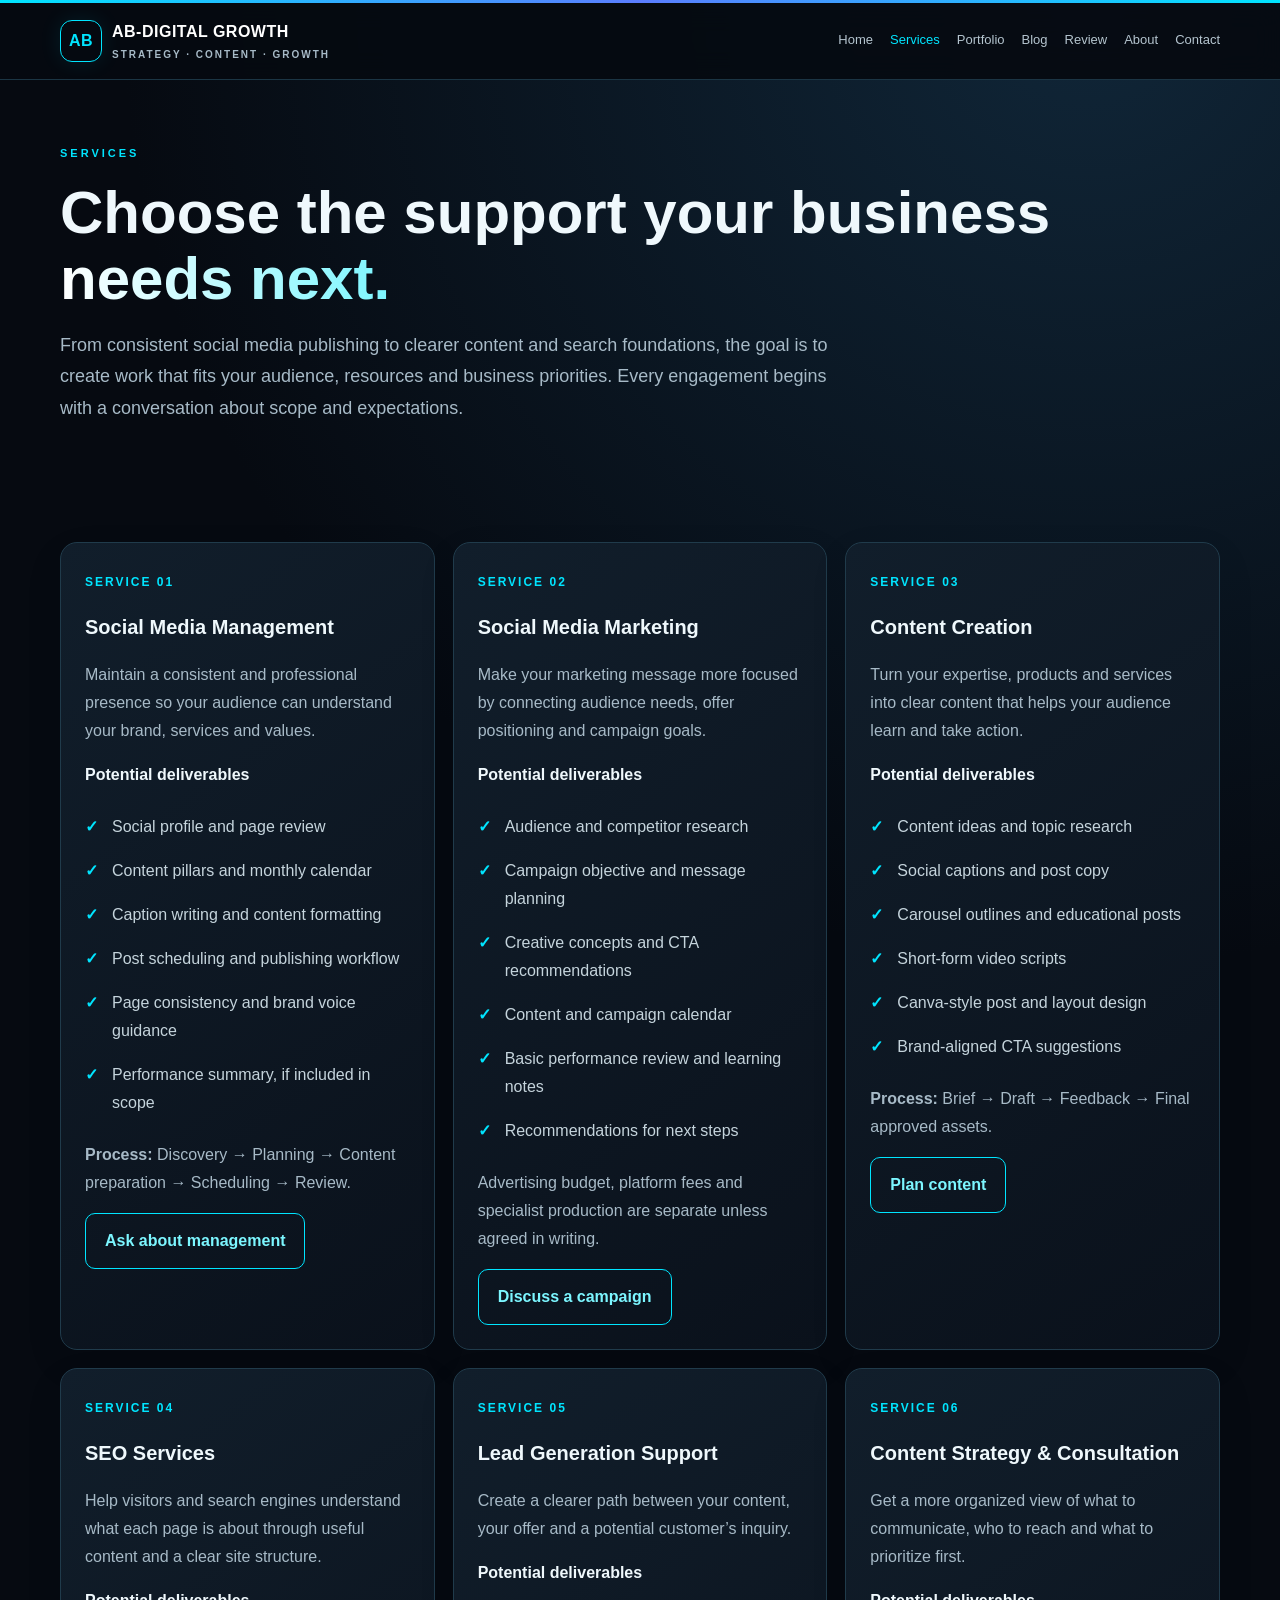
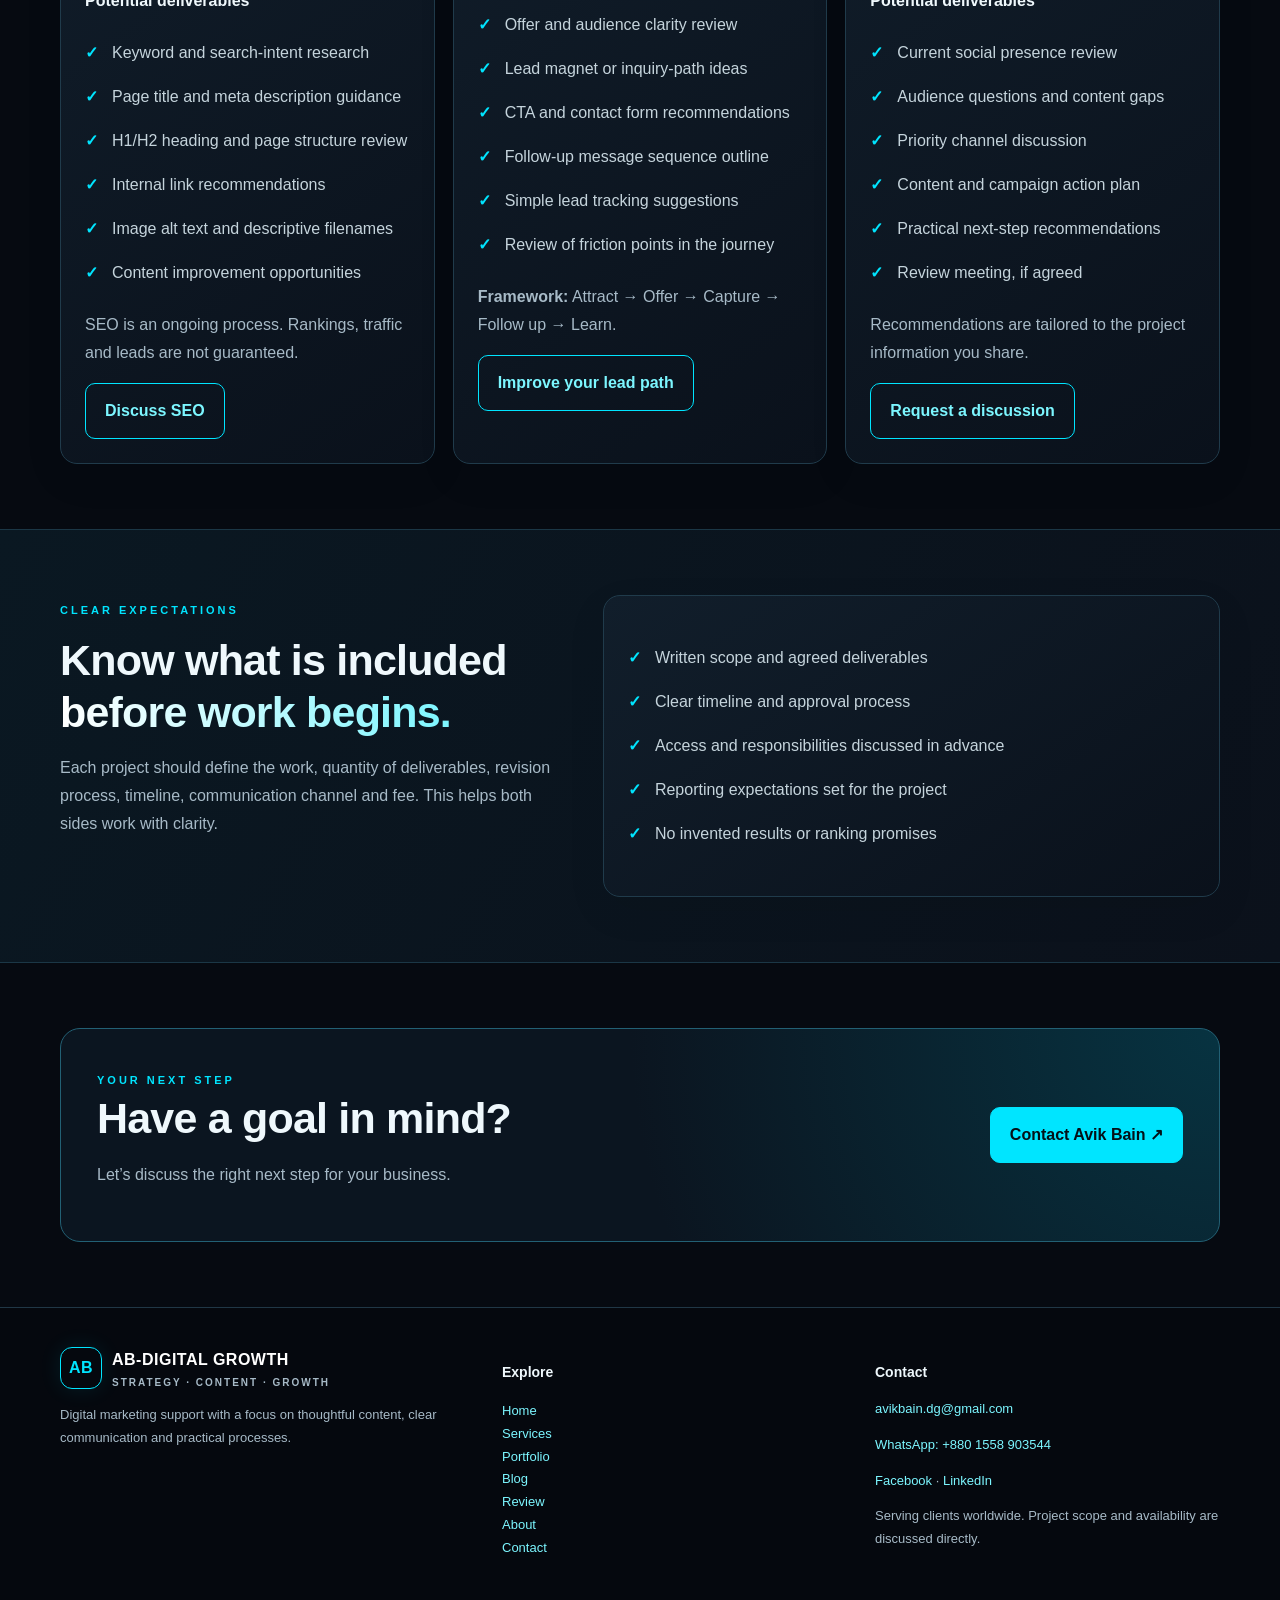
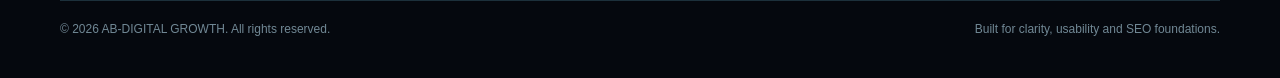
<file: services.html>
<!doctype html>
<html lang="en"><head><meta charset="utf-8"><meta name="viewport" content="width=device-width,initial-scale=1"><title>Digital Marketing Services | AB-DIGITAL GROWTH</title><meta name="description" content="Explore social media management, social media marketing, content creation, SEO and lead generation services from Avik Bain at AB-DIGITAL GROWTH."><meta name="robots" content="index,follow"><meta name="theme-color" content="#060a11"><link rel="canonical" href="https://YOUR-DOMAIN.com/services.html"><meta property="og:type" content="website"><meta property="og:site_name" content="AB-DIGITAL GROWTH"><meta property="og:title" content="Digital Marketing Services | AB-DIGITAL GROWTH"><meta property="og:description" content="Explore social media management, social media marketing, content creation, SEO and lead generation services from Avik Bain at AB-DIGITAL GROWTH."><meta property="og:url" content="https://YOUR-DOMAIN.com/services.html"><meta property="og:image" content="https://YOUR-DOMAIN.com/assets/avik-bain-professional.jpg"><meta name="twitter:card" content="summary_large_image"><link rel="stylesheet" href="styles.css"><script type="application/ld+json">{"@context":"https://schema.org","@type":"ProfessionalService","name":"AB-DIGITAL GROWTH","description":"Social media management, social media marketing, content creation, SEO and lead generation support.","email":"avikbain.dg@gmail.com","telephone":"+8801558903544","founder":{"@type":"Person","name":"Avik Bain"},"areaServed":"Worldwide","sameAs":["https://www.facebook.com/abdigitalgrowth55","https://www.linkedin.com/in/avik-bain-1481a242b"],"url":"https://YOUR-DOMAIN.com"}</script></head>
<body><div class="topline"></div><header><div class="wrap nav"><a class="brand" href="index.html"><span class="brandmark">AB</span><span>AB-DIGITAL GROWTH<small>STRATEGY · CONTENT · GROWTH</small></span></a><nav class="links" aria-label="Main navigation"><a href="index.html">Home</a><a href="services.html" aria-current="page">Services</a><a href="portfolio.html">Portfolio</a><a href="blog.html">Blog</a><a href="review.html">Review</a><a href="about.html">About</a><a href="contact.html">Contact</a></nav></div></header><main>
<section class="pagehero wrap"><span class="eyebrow">Services</span><h1>Choose the support your business <span class="gradient">needs next.</span></h1><p>From consistent social media publishing to clearer content and search foundations, the goal is to create work that fits your audience, resources and business priorities. Every engagement begins with a conversation about scope and expectations.</p></section>
<section class="section wrap grid">
<div class="card" id="management"><span class="number">SERVICE 01</span><h3>Social Media Management</h3><p>Maintain a consistent and professional presence so your audience can understand your brand, services and values.</p><b>Potential deliverables</b><ul class="listcheck"><li>Social profile and page review</li><li>Content pillars and monthly calendar</li><li>Caption writing and content formatting</li><li>Post scheduling and publishing workflow</li><li>Page consistency and brand voice guidance</li><li>Performance summary, if included in scope</li></ul><p><b>Process:</b> Discovery → Planning → Content preparation → Scheduling → Review.</p><a class="btn ghost" href="contact.html">Ask about management</a></div>
<div class="card" id="marketing"><span class="number">SERVICE 02</span><h3>Social Media Marketing</h3><p>Make your marketing message more focused by connecting audience needs, offer positioning and campaign goals.</p><b>Potential deliverables</b><ul class="listcheck"><li>Audience and competitor research</li><li>Campaign objective and message planning</li><li>Creative concepts and CTA recommendations</li><li>Content and campaign calendar</li><li>Basic performance review and learning notes</li><li>Recommendations for next steps</li></ul><p>Advertising budget, platform fees and specialist production are separate unless agreed in writing.</p><a class="btn ghost" href="contact.html">Discuss a campaign</a></div>
<div class="card" id="content"><span class="number">SERVICE 03</span><h3>Content Creation</h3><p>Turn your expertise, products and services into clear content that helps your audience learn and take action.</p><b>Potential deliverables</b><ul class="listcheck"><li>Content ideas and topic research</li><li>Social captions and post copy</li><li>Carousel outlines and educational posts</li><li>Short-form video scripts</li><li>Canva-style post and layout design</li><li>Brand-aligned CTA suggestions</li></ul><p><b>Process:</b> Brief → Draft → Feedback → Final approved assets.</p><a class="btn ghost" href="contact.html">Plan content</a></div>
<div class="card" id="seo"><span class="number">SERVICE 04</span><h3>SEO Services</h3><p>Help visitors and search engines understand what each page is about through useful content and a clear site structure.</p><b>Potential deliverables</b><ul class="listcheck"><li>Keyword and search-intent research</li><li>Page title and meta description guidance</li><li>H1/H2 heading and page structure review</li><li>Internal link recommendations</li><li>Image alt text and descriptive filenames</li><li>Content improvement opportunities</li></ul><p>SEO is an ongoing process. Rankings, traffic and leads are not guaranteed.</p><a class="btn ghost" href="contact.html">Discuss SEO</a></div>
<div class="card" id="leads"><span class="number">SERVICE 05</span><h3>Lead Generation Support</h3><p>Create a clearer path between your content, your offer and a potential customer’s inquiry.</p><b>Potential deliverables</b><ul class="listcheck"><li>Offer and audience clarity review</li><li>Lead magnet or inquiry-path ideas</li><li>CTA and contact form recommendations</li><li>Follow-up message sequence outline</li><li>Simple lead tracking suggestions</li><li>Review of friction points in the journey</li></ul><p><b>Framework:</b> Attract → Offer → Capture → Follow up → Learn.</p><a class="btn ghost" href="contact.html">Improve your lead path</a></div>
<div class="card"><span class="number">SERVICE 06</span><h3>Content Strategy & Consultation</h3><p>Get a more organized view of what to communicate, who to reach and what to prioritize first.</p><b>Potential deliverables</b><ul class="listcheck"><li>Current social presence review</li><li>Audience questions and content gaps</li><li>Priority channel discussion</li><li>Content and campaign action plan</li><li>Practical next-step recommendations</li><li>Review meeting, if agreed</li></ul><p>Recommendations are tailored to the project information you share.</p><a class="btn ghost" href="contact.html">Request a discussion</a></div>
</section><section class="section darkband"><div class="wrap split"><div><span class="eyebrow">Clear expectations</span><h2>Know what is included <span class="gradient">before work begins.</span></h2><p class="muted">Each project should define the work, quantity of deliverables, revision process, timeline, communication channel and fee. This helps both sides work with clarity.</p></div><div class="card"><ul class="listcheck"><li>Written scope and agreed deliverables</li><li>Clear timeline and approval process</li><li>Access and responsibilities discussed in advance</li><li>Reporting expectations set for the project</li><li>No invented results or ranking promises</li></ul></div></div></section>
<section class="section wrap"><div class="cta"><div><span class="eyebrow">Your next step</span><h2>Have a goal in mind?</h2><p class="muted">Let’s discuss the right next step for your business.</p></div><a class="btn" href="contact.html">Contact Avik Bain ↗</a></div></section></main><footer class="footer"><div class="wrap"><div class="footergrid"><div><a class="brand" href="index.html"><span class="brandmark">AB</span><span>AB-DIGITAL GROWTH<small>STRATEGY · CONTENT · GROWTH</small></span></a><p>Digital marketing support with a focus on thoughtful content, clear communication and practical processes.</p></div><div><h3>Explore</h3><ul><li><a href="index.html">Home</a></li><li><a href="services.html">Services</a></li><li><a href="portfolio.html">Portfolio</a></li><li><a href="blog.html">Blog</a></li><li><a href="review.html">Review</a></li><li><a href="about.html">About</a></li><li><a href="contact.html">Contact</a></li></ul></div><div><h3>Contact</h3><p><a href="mailto:avikbain.dg@gmail.com">avikbain.dg@gmail.com</a></p><p><a href="https://wa.me/8801558903544">WhatsApp: +880 1558 903544</a></p><p><a href="https://www.facebook.com/abdigitalgrowth55">Facebook</a> · <a href="https://www.linkedin.com/in/avik-bain-1481a242b">LinkedIn</a></p><p class="small">Serving clients worldwide. Project scope and availability are discussed directly.</p></div></div><div class="copyright"><span>© <span id="year"></span> AB-DIGITAL GROWTH. All rights reserved.</span><span>Built for clarity, usability and SEO foundations.</span></div></div></footer><script>document.getElementById('year').textContent=new Date().getFullYear()</script></body></html>
</file>
<file: styles.css>
:root{--bg:#060a11;--panel:#0d1521;--panel2:#101d2a;--cyan:#00e5ff;--cyan2:#7cf6ff;--text:#eff8fc;--muted:#a7bac7;--line:#203746;--gold:#f2c879}
*{box-sizing:border-box}html{scroll-behavior:smooth;scroll-padding-top:90px}body{margin:0;background:radial-gradient(circle at 85% 0%,#102638 0,transparent 28%),var(--bg);color:var(--text);font:16px/1.75 Inter,Arial,sans-serif}img{max-width:100%;display:block}a{color:var(--cyan2);text-decoration:none}a:hover{color:#fff}button,input,textarea,select{font:inherit}
.wrap{width:min(1160px,92%);margin:auto}.topline{height:3px;background:linear-gradient(90deg,var(--cyan),#5b7dff,var(--cyan))}header{position:sticky;top:0;z-index:20;background:rgba(6,10,17,.93);backdrop-filter:blur(14px);border-bottom:1px solid #1b3544}.nav{display:flex;align-items:center;justify-content:space-between;gap:22px;padding:15px 0}.brand{display:flex;align-items:center;gap:10px;color:#fff;font-weight:800;letter-spacing:.5px}.brandmark{width:42px;height:42px;border:1px solid var(--cyan);border-radius:12px;display:grid;place-items:center;color:var(--cyan);font-weight:900;box-shadow:0 0 22px #00e5ff18}.brand small{display:block;font-size:10px;color:var(--muted);letter-spacing:2px}.links{display:flex;gap:17px;flex-wrap:wrap}.links a{font-size:13px;color:#b5c5cf}.links a[aria-current=page],.links a:hover{color:var(--cyan)}.menuhint{display:none}
.hero{padding:78px 0 55px;display:grid;grid-template-columns:1.08fr .92fr;gap:55px;align-items:center}.eyebrow{color:var(--cyan);text-transform:uppercase;letter-spacing:3px;font-size:11px;font-weight:800}.hero h1{font-size:clamp(42px,5.6vw,72px);line-height:1.06;letter-spacing:-2px;margin:18px 0}.gradient{background:linear-gradient(90deg,#fff,var(--cyan2));-webkit-background-clip:text;background-clip:text;color:transparent}.lead{font-size:18px;color:#b8c8d2;max-width:690px}.hero-actions{display:flex;gap:12px;flex-wrap:wrap;margin:26px 0}.btn{display:inline-flex;align-items:center;justify-content:center;gap:8px;padding:13px 19px;border-radius:10px;background:var(--cyan);color:#041017;font-weight:800;border:1px solid var(--cyan);transition:.2s}.btn:hover{transform:translateY(-2px);color:#041017;box-shadow:0 12px 28px #00e5ff25}.btn.ghost{background:transparent;color:var(--cyan2)}.hero-photo{position:relative}.hero-photo:before{content:"";position:absolute;inset:-12px 12px 12px -12px;border:1px solid #00e5ff70;border-radius:24px}.hero-photo img{position:relative;width:100%;aspect-ratio:4/4.7;object-fit:cover;object-position:center;border-radius:22px;border:1px solid #29495a;box-shadow:0 25px 70px #0009}.photo-label{position:absolute;bottom:18px;left:-18px;background:#07121deF;border:1px solid #29495a;border-radius:12px;padding:13px 17px;box-shadow:0 10px 30px #0008}.photo-label b{display:block}.photo-label span{font-size:12px;color:var(--muted)}
.trustline{display:flex;gap:10px;flex-wrap:wrap;margin-top:22px}.pill{font-size:12px;padding:6px 11px;border:1px solid #294451;border-radius:999px;color:#c5d6df;background:#0b1721}
.section{padding:65px 0}.section-head{max-width:760px;margin-bottom:28px}.section h2{font-size:clamp(28px,4vw,43px);line-height:1.2;letter-spacing:-.8px;margin:12px 0}.section-intro{color:var(--muted);font-size:17px}.grid{display:grid;grid-template-columns:repeat(3,1fr);gap:18px}.grid.two{grid-template-columns:repeat(2,1fr)}.grid.four{grid-template-columns:repeat(4,1fr)}.card{background:linear-gradient(145deg,#111e2b,#0a111b);border:1px solid #203b4b;border-radius:17px;padding:24px;box-shadow:0 14px 40px #00000012}.card:hover{border-color:#28778a}.iconbox{width:44px;height:44px;border-radius:12px;display:grid;place-items:center;background:#06232b;color:var(--cyan);border:1px solid #15505b;font-size:20px}.card h3{font-size:20px;margin:15px 0 7px}.card p,.muted{color:var(--muted)}.number{color:var(--cyan);font-size:12px;font-weight:800;letter-spacing:2px}.split{display:grid;grid-template-columns:.9fr 1.1fr;gap:38px;align-items:start}.darkband{background:linear-gradient(120deg,#0a1822,#0b111b);border-top:1px solid #1b3746;border-bottom:1px solid #1b3746}.steps{counter-reset:step}.step{position:relative;padding-left:62px;min-height:80px}.step:before{counter-increment:step;content:"0" counter(step);position:absolute;left:0;top:0;color:var(--cyan);font-weight:900;font-size:19px}.step h3{margin:0 0 5px}.listcheck{list-style:none;padding:0}.listcheck li{padding:8px 0 8px 27px;position:relative;color:#c5d4dc}.listcheck li:before{content:"✓";position:absolute;left:0;color:var(--cyan);font-weight:bold}
.cta{padding:36px;border:1px solid #226074;border-radius:20px;background:radial-gradient(circle at 100% 0,#073341,#0b1520 50%);display:flex;align-items:center;justify-content:space-between;gap:22px}.cta h2{margin:0 0 8px}.notice{padding:16px 18px;border-left:3px solid var(--cyan);background:#0b1823;color:#b7c9d3;border-radius:0 10px 10px 0}.faq details{padding:17px 0;border-bottom:1px solid #203746}.faq summary{cursor:pointer;font-weight:700}.faq details p{color:var(--muted)}.tag{display:inline-block;color:var(--cyan2);border:1px solid #28505d;border-radius:99px;padding:4px 10px;font-size:11px;margin:3px}
.pagehero{padding:58px 0 35px}.pagehero h1{font-size:clamp(38px,5vw,60px);line-height:1.1;margin:14px 0}.pagehero p{max-width:800px;color:var(--muted);font-size:18px}.article h2{font-size:28px}.article h3{margin-bottom:4px}.article p{color:#b5c5ce}.portfolio-placeholder{min-height:180px;border-radius:12px;border:1px dashed #3c6170;background:repeating-linear-gradient(135deg,#0d1a25,#0d1a25 12px,#101f2b 12px,#101f2b 24px);display:grid;place-items:center;text-align:center;color:#9db3bf;padding:20px}.form label{display:block;margin:12px 0 5px;color:#b7c8d2}.form input,.form textarea,.form select{width:100%;padding:12px 13px;border-radius:9px;background:#070d15;border:1px solid #294451;color:#f1f8fb}.form textarea{min-height:135px;resize:vertical}.form button{margin-top:16px;cursor:pointer}.small{font-size:12px;color:#8198a6}.footer{padding:38px 0;border-top:1px solid #203746;background:#05080e}.footergrid{display:grid;grid-template-columns:1.2fr 1fr 1fr;gap:28px}.footer h3{font-size:14px}.footer p,.footer li{font-size:13px;color:var(--muted)}.footer ul{list-style:none;padding:0}.copyright{border-top:1px solid #1c303b;margin-top:25px;padding-top:18px;color:#718895;font-size:12px;display:flex;justify-content:space-between;gap:10px;flex-wrap:wrap}
@media(max-width:850px){.hero,.split{grid-template-columns:1fr}.hero{padding-top:48px;gap:32px}.hero-photo{max-width:560px}.grid,.grid.four{grid-template-columns:repeat(2,1fr)}.links{gap:10px}.footergrid{grid-template-columns:1fr 1fr}.photo-label{left:10px}}
@media(max-width:560px){.nav{align-items:flex-start;flex-direction:column}.links{gap:9px 13px}.links a{font-size:12px}.hero h1{letter-spacing:-1px}.grid,.grid.two,.grid.four,.footergrid{grid-template-columns:1fr}.section{padding:45px 0}.cta{padding:24px;align-items:flex-start;flex-direction:column}.photo-label{position:relative;left:auto;bottom:auto;margin-top:12px}.hero-photo:before{inset:-7px 7px 7px -7px}}

/* Website preview visuals used beside the page overview */
.previewbox{min-height:190px;border:1px solid #24505e;border-radius:12px;padding:16px;background:radial-gradient(circle at 85% 5%,#15515c,transparent 42%),linear-gradient(140deg,#101d2d,#060b13);margin-bottom:18px;overflow:hidden;position:relative}.preview2{background:radial-gradient(circle at 10% 100%,#17485c,transparent 45%),linear-gradient(140deg,#11162a,#070b13)}.preview3{background:radial-gradient(circle at 90% 90%,#164d3e,transparent 42%),linear-gradient(140deg,#0b1d22,#070b13)}.previewtop{display:block;color:#6cf7ff;font-size:.65rem;font-weight:800;letter-spacing:.14em}.previewtitle{font-weight:850;font-size:1.25rem;line-height:1.08;margin:18px 0 12px;letter-spacing:-.03em}.previewbars{display:grid;gap:6px}.previewbars i{height:5px;width:78%;background:#284050;border-radius:8px;display:block}.previewbars i:first-child{width:55%;background:#20dce7}.previewbars i:last-child{width:43%}.previewtiles{display:flex;gap:7px;margin-top:13px}.previewtiles b{display:block;height:36px;flex:1;border-radius:5px;border:1px solid #24515c;background:#102c3b}.previewtiles b:first-child{background:linear-gradient(135deg,#123746,#1c6871)}
</file>
